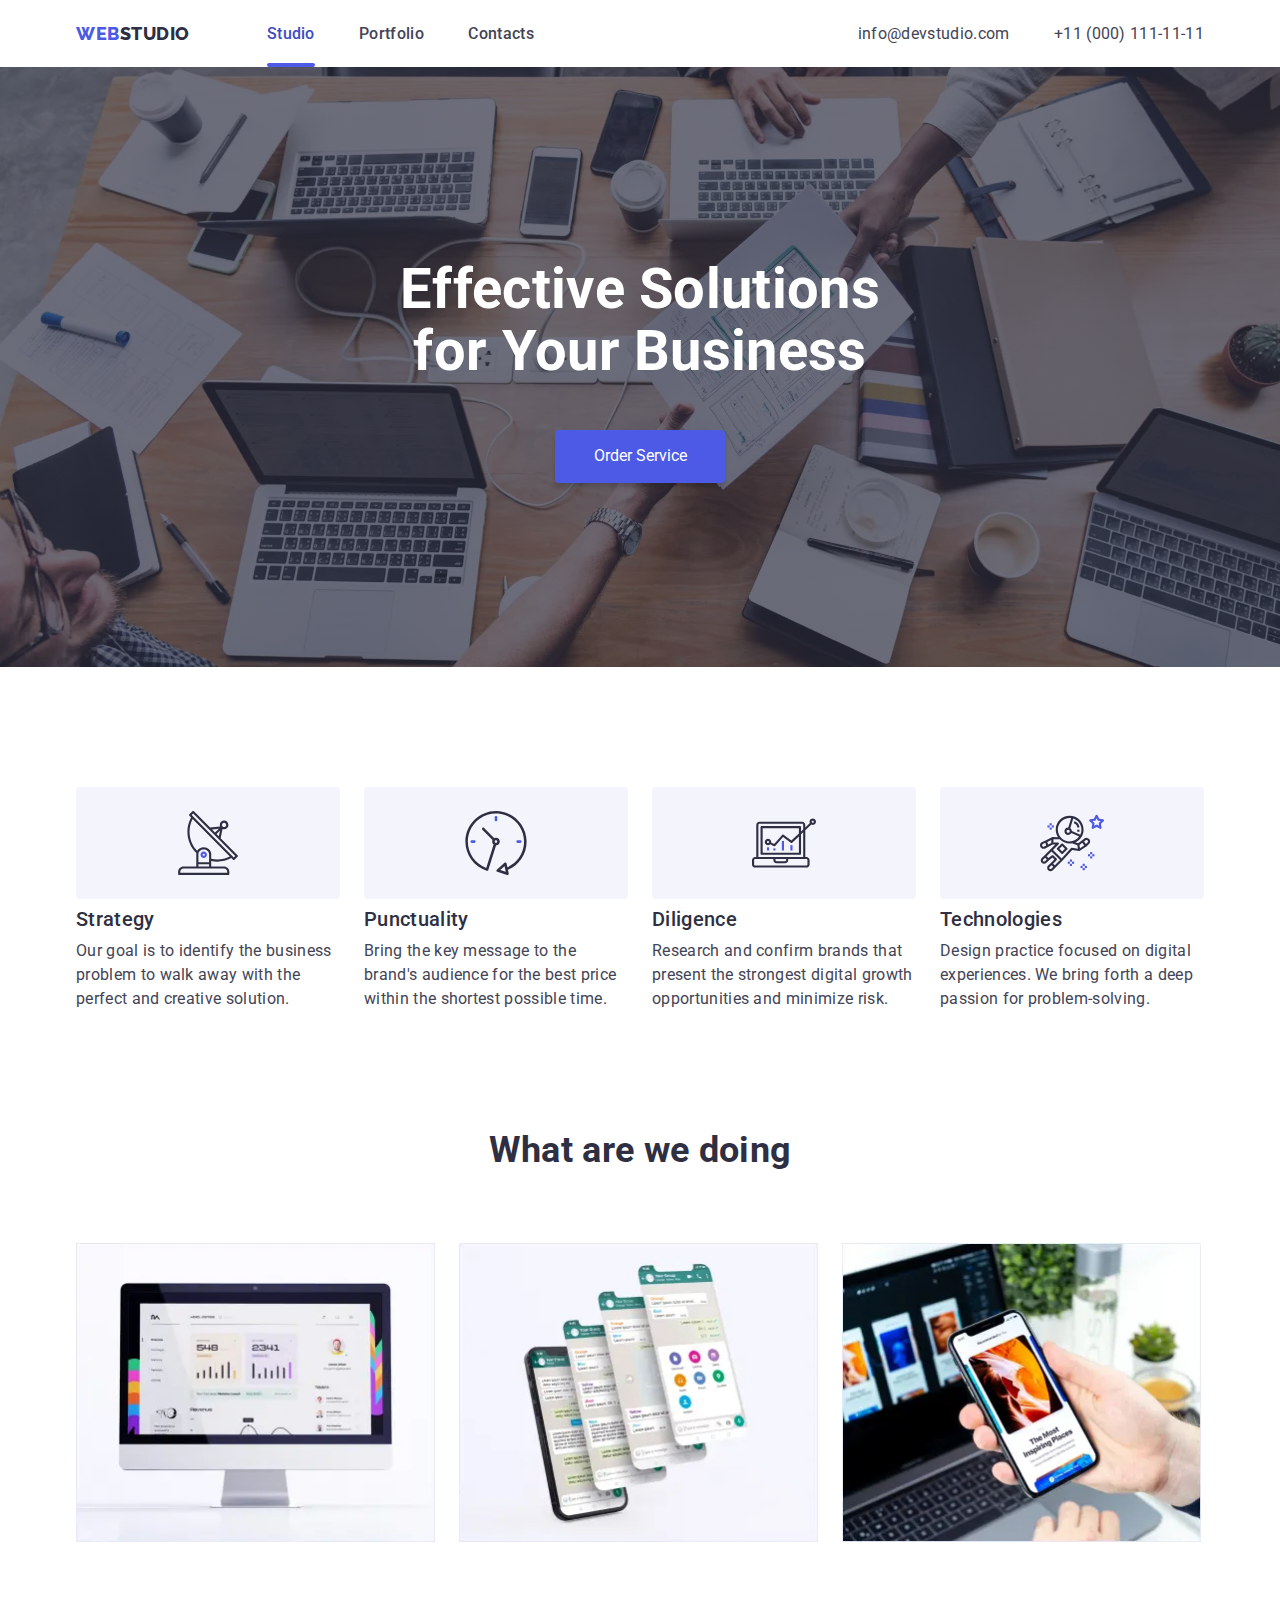
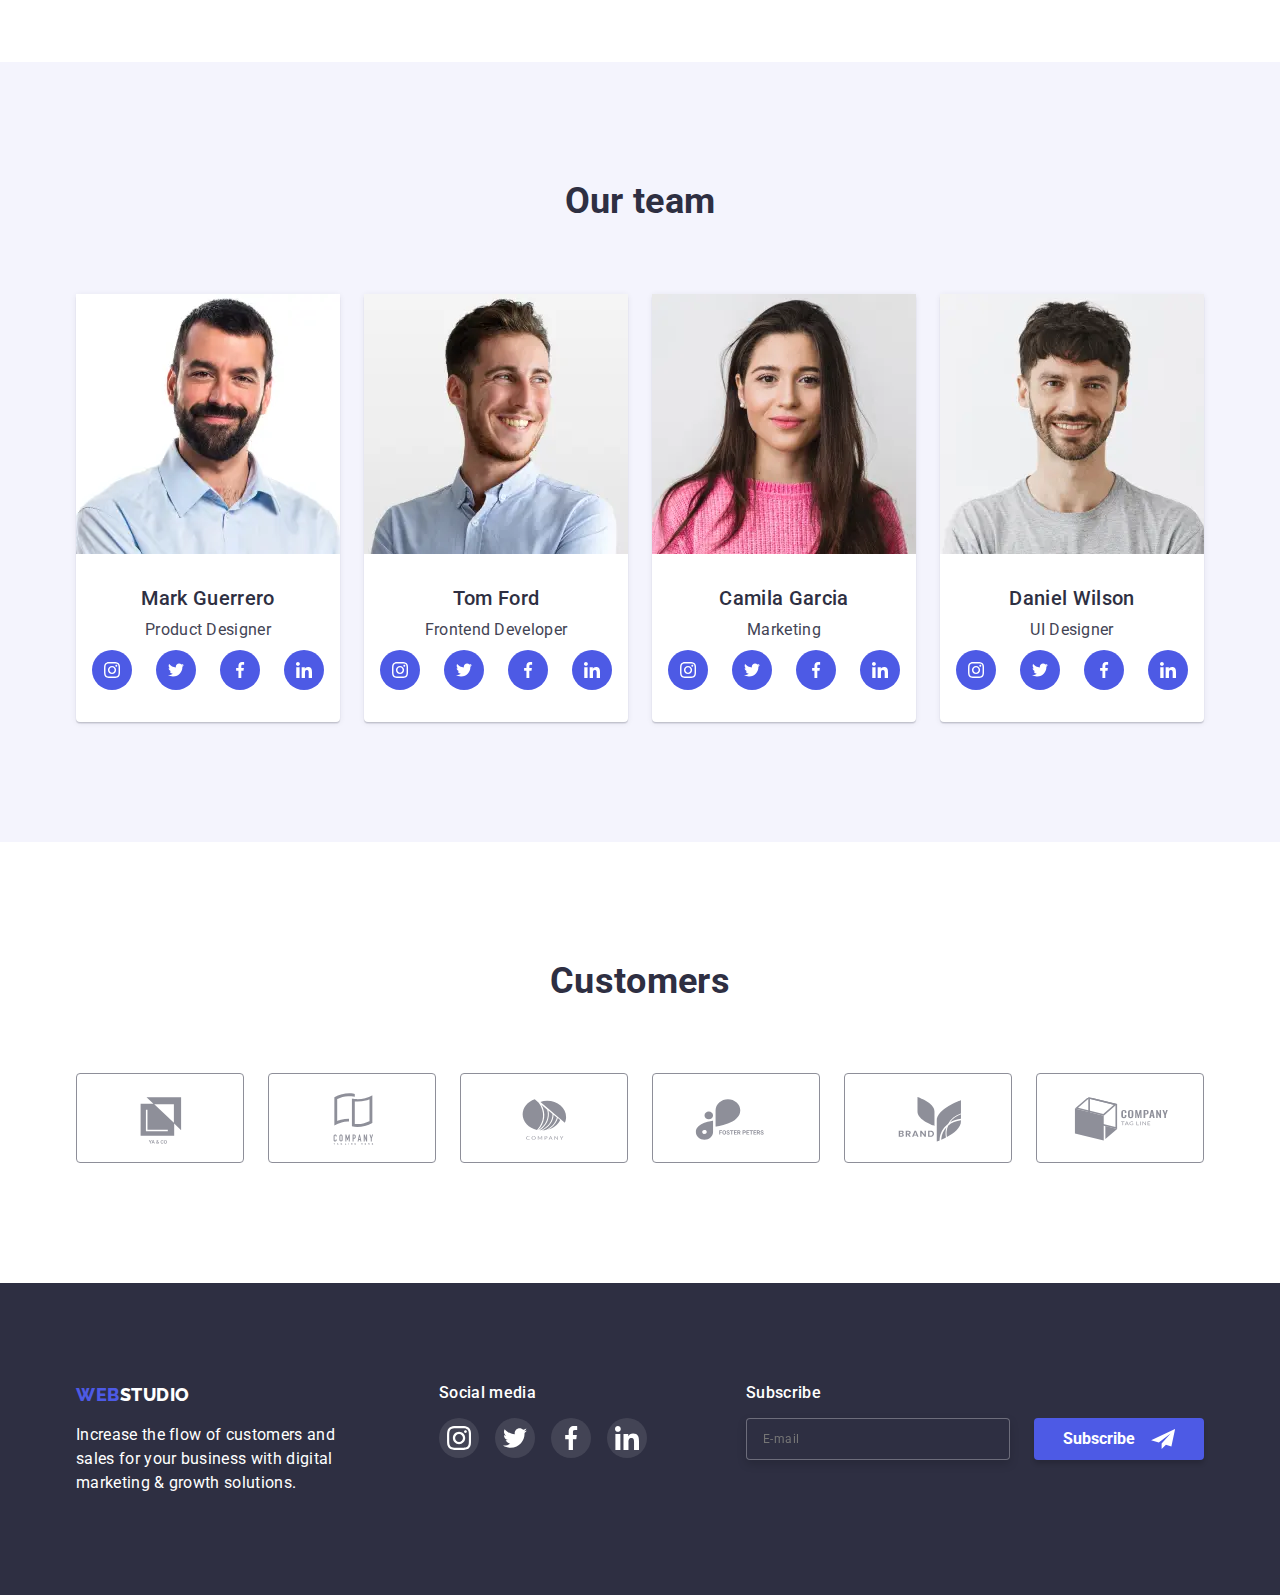
<file: index.html>
<!DOCTYPE html>
<html lang="en">
  <head>
    <meta charset="UTF-8" />
    <meta http-equiv="X-UA-Compatible" content="IE=edge" />
    <meta name="viewport" content="width=device-width, initial-scale=1.0" />
    <title>Студія</title>
    <link rel="preconnect" href="https://fonts.googleapis.com" />
    <link rel="preconnect" href="https://fonts.gstatic.com" crossorigin />
    <link
      href="https://fonts.googleapis.com/css2?family=Raleway:wght@800&family=Roboto:wght@400;500;700;900&display=swap"
      rel="stylesheet"
    />
    <link
      rel="stylesheet"
      href="https://cdnjs.cloudflare.com/ajax/libs/modern-normalize/1.1.0/modern-normalize.min.css"
    />
    <link rel="stylesheet" href="./css/mobile.css" />
  </head>
  <body>
    <!-- header section -->
    <header class="line">
      <div class="container">
        <div class="navigation">
          <div class="nav-mobile">
            <a href="./index.html" class="logo nav-logo"
              ><span class="web">web</span>studio</a
            >
            <button
              type="button"
              class="nav-btn"
              aria-controls="menu-container"
              aria-expanded="false"
              js-menu-container
              js-open-menu
            >
              <svg class="nav-icon" width="30" height="30">
                <use href="./images/svg/sprite.svg#icon-menu"></use>
              </svg>
            </button>
          </div>
          <!-- Mobile menu -->
          <div class="mobile-menu" id="menu-container" js-container-dropdown>
            <button
              type="button"
              class="button-close"
              aria-lebel="Mobile menu switch"
              js-close-menu
            >
              <svg width="20px" height="20px">
                <use href="./images/svg/sprite.svg#close-icon"></use>
              </svg>
            </button>
            <div class="nav-mob-menu">
              <nav class="nav-item">
                <ul class="list nav-list">
                  <li class="nav-link">
                    <a class="link nav-pointer link-fixed" href="./index.html"
                      >Studio</a
                    >
                  </li>
                  <li class="nav-link">
                    <a class="link nav-pointer" href="./portfolio.html"
                      >Portfolio</a
                    >
                  </li>
                  <li class="nav-link">
                    <a class="link nav-pointer" href="">Contacts</a>
                  </li>
                </ul>
              </nav>
              <ul class="list list-contacts">
                <li class="nav-contacts nav-tel">
                  <a class="link nav-link" href="tel:+110001111111"
                    >+11 (000) 111-11-11</a
                  >
                </li>
                <li class="nav-contacts nav-mail">
                  <a class="link nav-link" href="mailto:info@devstudio.com"
                    >info@devstudio.com</a
                  >
                </li>
                <ul class="list team-icon-list nav-icon">
                  <li>
                    <a
                      href="https://www.instagram.com/"
                      class="team-link nav-icon-list"
                      aria-label="Instagram"
                      target="_blank"
                      rel="noreferrer noopener"
                    >
                      <svg class="team-icon-svg" width="24px" height="24px">
                        <use
                          href="./images/svg/sprite.svg#icon-instagram"
                        ></use>
                      </svg>
                    </a>
                  </li>
                  <li>
                    <a
                      href="https://twitter.com/"
                      class="team-link nav-icon-list"
                      aria-label="Twitter"
                      target="_blank"
                      rel="noreferrer noopener"
                    >
                      <svg class="team-icon-svg" width="24px" height="24px">
                        <use href="./images/svg/sprite.svg#icon-twitter"></use>
                      </svg>
                    </a>
                  </li>
                  <li>
                    <a
                      href="https://www.facebook.com/"
                      class="team-link nav-icon-list"
                      aria-label="Facebook"
                      target="_blank"
                      rel="noreferrer noopener"
                    >
                      <svg class="team-icon-svg" width="24px" height="24px">
                        <use href="./images/svg/sprite.svg#icon-facebook"></use>
                      </svg>
                    </a>
                  </li>
                  <li>
                    <a
                      href="https://www.linkedin.com/"
                      class="team-link nav-icon-list"
                      aria-label="Linkedin"
                      target="_blank"
                      rel="noreferrer noopener"
                    >
                      <svg class="team-icon-svg" width="24px" height="24px">
                        <use href="./images/svg/sprite.svg#icon-linkedin"></use>
                      </svg>
                    </a>
                  </li>
                </ul>
              </ul>
            </div>
          </div>
          <!-- tablet/desktop menu -->
          <div class="nav-header tab-menu">
            <nav class="nav-item">
              <ul class="list nav-list">
                <li class="nav-link">
                  <a class="link link-fixed" href="./index.html">Studio</a>
                </li>
                <li class="nav-link">
                  <a class="link" href="./portfolio.html">Portfolio</a>
                </li>
                <li class="nav-link">
                  <a class="link" href="">Contacts</a>
                </li>
              </ul>
            </nav>
          </div>
          <div class="list-contacts tab-menu">
            <ul class="list">
              <li class="nav-contacts">
                <a class="link nav-mail" href="mailto:info@devstudio.com"
                  >info@devstudio.com</a
                >
              </li>
              <li class="nav-contacts">
                <a class="link nav-tel" href="tel:+110001111111"
                  >+11 (000) 111-11-11</a
                >
              </li>
            </ul>
          </div>
        </div>
      </div>
    </header>
    <!-- Hero -->
    <main>
      <section class="hero">
        <h1 class="hero-title">
          Effective Solutions <br />
          for Your Business
        </h1>
        <button type="button" class="button" data-modal-open>
          Order Service
        </button>
      </section>
      <!-- strengths of company section -->
      <section class="section">
        <div class="container">
          <h2 class="main-title secret-name">Strengths of company</h2>
          <ul class="list main-list">
            <li class="list-strengths">
              <div class="strengths-icon-list">
                <svg width="64px" height="64px">
                  <use href="./images/svg/sprite.svg#icon-antenna"></use>
                </svg>
              </div>
              <h3 class="strengths-title">Strategy</h3>
              <p class="text">
                Our goal is to identify the business problem to walk away with
                the perfect and creative solution.
              </p>
            </li>
            <li class="list-strengths">
              <div class="strengths-icon-list">
                <svg width="64px" height="64px">
                  <use href="./images/svg/sprite.svg#icon-clock"></use>
                </svg>
              </div>
              <h3 class="strengths-title">Punctuality</h3>
              <p class="text">
                Bring the key message to the brand's audience for the best price
                within the shortest possible time.
              </p>
            </li>
            <li class="list-strengths">
              <div class="strengths-icon-list">
                <svg width="64px" height="64px">
                  <use href="./images/svg/sprite.svg#icon-diagram"></use>
                </svg>
              </div>
              <h3 class="strengths-title">Diligence</h3>
              <p class="text">
                Research and confirm brands that present the strongest digital
                growth opportunities and minimize risk.
              </p>
            </li>
            <li class="list-strengths">
              <div class="strengths-icon-list">
                <svg width="64px" height="64px">
                  <use href="./images/svg/sprite.svg#icon-astronaut"></use>
                </svg>
              </div>
              <h3 class="strengths-title">Technologies</h3>
              <p class="text">
                Design practice focused on digital experiences. We bring forth a
                deep passion for problem-solving.
              </p>
            </li>
          </ul>
        </div>
      </section>
      <!-- what are we doing section-->
      <section class="works">
        <div class="container">
          <h2 class="main-title">What are we doing</h2>
          <ul class="list works-list">
            <li class="works-img">
              <img
                srcset="
                  ./images/works/computer/computer-1x.webp 1x,
                  ./images/works/computer/computer-2x.webp 2x,
                  ./images/works/computer/computer-3x.webp 3x
                "
                src="./images/works/computer/computer-1x.webp"
                alt="Photo of computer"
                width="360"
                height="300"
              />
            </li>
            <li class="works-img">
              <img
                srcset="
                  ./images/works/phone-screen/phone-screen-1x.webp 1x,
                  ./images/works/phone-screen/phone-screen-2x.webp 2x,
                  ./images/works/phone-screen/phone-screen-3x.webp 3x
                "
                src="./images/works/phone-screen/phone-screen-1x.webp"
                alt="Several phone screens"
                width="360"
                height="300"
              />
            </li>
            <li class="works-img">
              <img
                srcset="
                  ./images/works/hand-holding-phone/hand-holding-phone-1x.webp 1x,
                  ./images/works/hand-holding-phone/hand-holding-phone-2x.webp 2x,
                  ./images/works/hand-holding-phone/hand-holding-phone-3x.webp 3x
                "
                src="./images/works/hand-holding-phone/hand-holding-phone-1x.webp"
                alt="Hand holding the phone"
                width="360"
                height="300"
              />
            </li>
          </ul>
        </div>
      </section>
      <!-- Our team section -->
      <section class="section light-bg">
        <div class="container tablet-container">
          <h2 class="main-title">Our team</h2>
          <ul class="list team-list">
            <li class="team-item">
              <img
                srcset="
                  ./images/team/mark-guerrero/mark-guerrero-1x.webp 1x,
                  ./images/team/mark-guerrero/mark-guerrero-2x.webp 2x,
                  ./images/team/mark-guerrero/mark-guerrero-3x.webp 3x
                "
                src="./images/team/mark-guerrero/mark-guerrero-1x.webp"
                alt="Photo of Mark Guerrero"
                width="264"
                height="260"
              />
              <div class="team-box">
                <h3 class="team-title">Mark Guerrero</h3>
                <p class="team-text">Product Designer</p>
                <ul class="list team-icon-list">
                  <li>
                    <a
                      href="https://www.instagram.com/"
                      class="team-link"
                      aria-label="Instagram"
                      target="_blank"
                      rel="noreferrer noopener"
                    >
                      <svg class="team-icon-svg" width="16px" height="16px">
                        <use
                          href="./images/svg/sprite.svg#icon-instagram"
                        ></use>
                      </svg>
                    </a>
                  </li>
                  <li>
                    <a
                      href="https://twitter.com/"
                      class="team-link"
                      aria-label="Twitter"
                      target="_blank"
                      rel="noreferrer noopener"
                    >
                      <svg class="team-icon-svg" width="16px" height="16px">
                        <use href="./images/svg/sprite.svg#icon-twitter"></use>
                      </svg>
                    </a>
                  </li>
                  <li>
                    <a
                      href="https://www.facebook.com/"
                      class="team-link"
                      aria-label="Facebook"
                      target="_blank"
                      rel="noreferrer noopener"
                    >
                      <svg class="team-icon-svg" width="16px" height="16px">
                        <use href="./images/svg/sprite.svg#icon-facebook"></use>
                      </svg>
                    </a>
                  </li>
                  <li>
                    <a
                      href="https://www.linkedin.com/"
                      class="team-link"
                      aria-label="Linkedin"
                      target="_blank"
                      rel="noreferrer noopener"
                    >
                      <svg class="team-icon-svg" width="16px" height="16px">
                        <use href="./images/svg/sprite.svg#icon-linkedin"></use>
                      </svg>
                    </a>
                  </li>
                </ul>
              </div>
            </li>
            <li class="team-item">
              <img
                srcset="
                  ./images/team/tom-ford/tom-ford-1x.webp 1x,
                  ./images/team/tom-ford/tom-ford-2x.webp 2x,
                  ./images/team/tom-ford/tom-ford-3x.webp 3x
                "
                src="./images/team/tom-ford/tom-ford-1x.webp"
                alt="Photo of Tom Ford"
                width="264"
                height="260"
              />
              <div class="team-box">
                <h3 class="team-title">Tom Ford</h3>
                <p class="team-text">Frontend Developer</p>
                <ul class="list team-icon-list">
                  <li>
                    <a
                      href="https://www.instagram.com/"
                      class="team-link"
                      aria-label="Instagram"
                      target="_blank"
                      rel="noreferrer noopener"
                    >
                      <svg class="team-icon-svg" width="16px" height="16px">
                        <use
                          href="./images/svg/sprite.svg#icon-instagram"
                        ></use>
                      </svg>
                    </a>
                  </li>
                  <li>
                    <a
                      href="https://twitter.com/"
                      class="team-link"
                      aria-label="Twitter"
                      target="_blank"
                      rel="noreferrer noopener"
                    >
                      <svg class="team-icon-svg" width="16px" height="16px">
                        <use href="./images/svg/sprite.svg#icon-twitter"></use>
                      </svg>
                    </a>
                  </li>
                  <li>
                    <a
                      href="https://www.facebook.com/"
                      class="team-link"
                      aria-label="Facebook"
                      target="_blank"
                      rel="noreferrer noopener"
                    >
                      <svg class="team-icon-svg" width="16px" height="16px">
                        <use href="./images/svg/sprite.svg#icon-facebook"></use>
                      </svg>
                    </a>
                  </li>
                  <li>
                    <a
                      href="https://www.linkedin.com/"
                      class="team-link"
                      aria-label="Linkedin"
                      target="_blank"
                      rel="noreferrer noopener"
                    >
                      <svg class="team-icon-svg" width="16px" height="16px">
                        <use href="./images/svg/sprite.svg#icon-linkedin"></use>
                      </svg>
                    </a>
                  </li>
                </ul>
              </div>
            </li>
            <li class="team-item">
              <img
                srcset="
                  ./images/team/camila-garcia/camila-garcia-1x.webp 1x,
                  ./images/team/camila-garcia/camila-garcia-2x.webp 2x,
                  ./images/team/camila-garcia/camila-garcia-3x.webp 3x
                "
                src="./images/team/camila-garcia/camila-garcia-1x.webp"
                alt="Photo of Camila Garcia"
                width="264"
                height="260"
              />
              <div class="team-box">
                <h3 class="team-title">Camila Garcia</h3>
                <p class="team-text">Marketing</p>
                <ul class="list team-icon-list">
                  <li>
                    <a
                      href="https://www.instagram.com/"
                      class="team-link"
                      aria-label="Instagram"
                      target="_blank"
                      rel="noreferrer noopener"
                    >
                      <svg class="team-icon-svg" width="16px" height="16px">
                        <use
                          href="./images/svg/sprite.svg#icon-instagram"
                        ></use>
                      </svg>
                    </a>
                  </li>
                  <li>
                    <a
                      href="https://twitter.com/"
                      class="team-link"
                      aria-label="Twitter"
                      target="_blank"
                      rel="noreferrer noopener"
                    >
                      <svg class="team-icon-svg" width="16px" height="16px">
                        <use href="./images/svg/sprite.svg#icon-twitter"></use>
                      </svg>
                    </a>
                  </li>
                  <li>
                    <a
                      href="https://www.facebook.com/"
                      class="team-link"
                      aria-label="Facebook"
                      target="_blank"
                      rel="noreferrer noopener"
                    >
                      <svg class="team-icon-svg" width="16px" height="16px">
                        <use href="./images/svg/sprite.svg#icon-facebook"></use>
                      </svg>
                    </a>
                  </li>
                  <li>
                    <a
                      href="https://www.linkedin.com/"
                      class="team-link"
                      aria-label="Linkedin"
                      target="_blank"
                      rel="noreferrer noopener"
                    >
                      <svg class="team-icon-svg" width="16px" height="16px">
                        <use href="./images/svg/sprite.svg#icon-linkedin"></use>
                      </svg>
                    </a>
                  </li>
                </ul>
              </div>
            </li>
            <li class="team-item">
              <img
                srcset="
                  ./images/team/daniel-wilson/daniel-wilson-1x.webp 1x,
                  ./images/team/daniel-wilson/daniel-wilson-2x.webp 2x,
                  ./images/team/daniel-wilson/daniel-wilson-3x.webp 3x
                "
                src="./images/team/daniel-wilson/daniel-wilson-1x.webp"
                alt="Photo of Daniel Wilson"
                width="264"
                height="260"
              />
              <div class="team-box">
                <h3 class="team-title">Daniel Wilson</h3>
                <p class="team-text">UI Designer</p>
                <ul class="list team-icon-list">
                  <li>
                    <a
                      href="https://www.instagram.com/"
                      class="team-link"
                      aria-label="Instagram"
                      target="_blank"
                      rel="noreferrer noopener"
                    >
                      <svg class="team-icon-svg" width="16px" height="16px">
                        <use
                          href="./images/svg/sprite.svg#icon-instagram"
                        ></use>
                      </svg>
                    </a>
                  </li>
                  <li>
                    <a
                      href="https://twitter.com/"
                      class="team-link"
                      aria-label="Twitter"
                      target="_blank"
                      rel="noreferrer noopener"
                    >
                      <svg class="team-icon-svg" width="16px" height="16px">
                        <use href="./images/svg/sprite.svg#icon-twitter"></use>
                      </svg>
                    </a>
                  </li>
                  <li>
                    <a
                      href="https://www.facebook.com/"
                      class="team-link"
                      aria-label="Facebook"
                      target="_blank"
                      rel="noreferrer noopener"
                    >
                      <svg class="team-icon-svg" width="16px" height="16px">
                        <use href="./images/svg/sprite.svg#icon-facebook"></use>
                      </svg>
                    </a>
                  </li>
                  <li>
                    <a
                      href="https://www.linkedin.com/"
                      class="team-link"
                      aria-label="Linkedin"
                      target="_blank"
                      rel="noreferrer noopener"
                    >
                      <svg class="team-icon-svg" width="16px" height="16px">
                        <use href="./images/svg/sprite.svg#icon-linkedin"></use>
                      </svg>
                    </a>
                  </li>
                </ul>
              </div>
            </li>
          </ul>
        </div>
      </section>
      <section class="section">
        <div class="container tablet-container">
          <h2 class="main-title">Customers</h2>
          <!-- Customers link Mobile -->
          <ul class="list customers-list customers-list-mob">
            <li class="customers-item">
              <a href="" class="customers-link">
                <svg
                  width="150px"
                  height="70px"
                  aria-label="Ya&Co"
                  target="_blank"
                  rel="noreferrer noopener"
                >
                  <use href="./images/svg/sprite.svg#icon-Logo"></use>
                </svg>
              </a>
            </li>
            <li class="customers-item">
              <a
                href=""
                class="customers-link"
                aria-label="Company tagline here"
                target="_blank"
                rel="noreferrer noopener"
              >
                <svg width="150px" height="70px">
                  <use href="./images/svg/sprite.svg#icon-Logo-1"></use>
                </svg>
              </a>
            </li>
            <li class="customers-item">
              <a
                href=""
                class="customers-link"
                aria-label="Company"
                target="_blank"
                rel="noreferrer noopener"
              >
                <svg width="150px" height="70px">
                  <use href="./images/svg/sprite.svg#icon-Logo-2"></use>
                </svg>
              </a>
            </li>
            <li class="customers-item">
              <a
                href=""
                class="customers-link"
                aria-label="Foster Peters"
                target="_blank"
                rel="noreferrer noopener"
              >
                <svg width="150px" height="70px">
                  <use href="./images/svg/sprite.svg#icon-Logo-3"></use>
                </svg>
              </a>
            </li>
            <li class="customers-item">
              <a
                href=""
                class="customers-link"
                aria-label="Brand"
                target="_blank"
                rel="noreferrer noopener"
              >
                <svg width="150px" height="70px">
                  <use href="./images/svg/sprite.svg#icon-Logo-4"></use>
                </svg>
              </a>
            </li>
            <li class="customers-item">
              <a href="" class="customers-link">
                <svg
                  width="150px"
                  height="70px"
                  aria-label="Company tag line"
                  target="_blank"
                  rel="noreferrer noopener"
                >
                  <use href="./images/svg/sprite.svg#icon-Logo-5"></use>
                </svg>
              </a>
            </li>
          </ul>
          <!-- Customers link Tablet/Desktop -->
          <ul class="list customers-list customers-list-desktop">
            <li class="customers-item">
              <a href="" class="customers-link">
                <svg
                  width="104px"
                  height="56px"
                  aria-label="Ya&Co"
                  target="_blank"
                  rel="noreferrer noopener"
                >
                  <use href="./images/svg/sprite.svg#icon-Logo"></use>
                </svg>
              </a>
            </li>
            <li class="customers-item">
              <a
                href=""
                class="customers-link"
                aria-label="Company tagline here"
                target="_blank"
                rel="noreferrer noopener"
              >
                <svg width="104px" height="56px">
                  <use href="./images/svg/sprite.svg#icon-Logo-1"></use>
                </svg>
              </a>
            </li>
            <li class="customers-item">
              <a
                href=""
                class="customers-link"
                aria-label="Company"
                target="_blank"
                rel="noreferrer noopener"
              >
                <svg width="104px" height="56px">
                  <use href="./images/svg/sprite.svg#icon-Logo-2"></use>
                </svg>
              </a>
            </li>
            <li class="customers-item">
              <a
                href=""
                class="customers-link"
                aria-label="Foster Peters"
                target="_blank"
                rel="noreferrer noopener"
              >
                <svg width="104px" height="56px">
                  <use href="./images/svg/sprite.svg#icon-Logo-3"></use>
                </svg>
              </a>
            </li>
            <li class="customers-item">
              <a
                href=""
                class="customers-link"
                aria-label="Brand"
                target="_blank"
                rel="noreferrer noopener"
              >
                <svg width="104px" height="56px">
                  <use href="./images/svg/sprite.svg#icon-Logo-4"></use>
                </svg>
              </a>
            </li>
            <li class="customers-item">
              <a href="" class="customers-link">
                <svg
                  width="104px"
                  height="56px"
                  aria-label="Company tag line"
                  target="_blank"
                  rel="noreferrer noopener"
                >
                  <use href="./images/svg/sprite.svg#icon-Logo-5"></use>
                </svg>
              </a>
            </li>
          </ul>
        </div>
      </section>
    </main>
    <footer class="dark-bg">
      <div class="container footer-container tablet-container">
        <div class="footer-info">
          <a href="./index.html" class="logo footer-logo"
            ><span class="web">web</span><span class="studio">studio</span></a
          >
          <p class="footer-text">
            Increase the flow of customers and sales for your business with
            digital marketing & growth solutions.
          </p>
        </div>
        <div class="footer-networks">
          <h2 class="footer-title">Social media</h2>
          <ul class="list footer-list">
            <li>
              <a
                class="footer-icon"
                href="https://www.instagram.com/"
                aria-label="Instagram"
                target="_blank"
                rel="noreferrer noopener"
              >
                <svg width="24px" height="24px">
                  <use href="./images/svg/sprite.svg#icon-instagram"></use>
                </svg>
              </a>
            </li>
            <li>
              <a
                class="footer-icon"
                href="https://twitter.com/"
                aria-label="Twitter"
                target="_blank"
                rel="noreferrer noopener"
              >
                <svg width="24px" height="24px">
                  <use href="./images/svg/sprite.svg#icon-twitter"></use>
                </svg>
              </a>
            </li>
            <li>
              <a
                class="footer-icon"
                href="https://www.facebook.com/"
                aria-label="Facebook"
                target="_blank"
                rel="noreferrer noopener"
              >
                <svg width="24px" height="24px">
                  <use href="./images/svg/sprite.svg#icon-facebook"></use>
                </svg>
              </a>
            </li>
            <li>
              <a
                class="footer-icon"
                href="https://www.linkedin.com/"
                aria-label="Linkedin"
                target="_blank"
                rel="noreferrer noopener"
              >
                <svg width="24px" height="24px">
                  <use href="./images/svg/sprite.svg#icon-linkedin"></use>
                </svg>
              </a>
            </li>
          </ul>
        </div>
        <div class="footer-mail">
          <form class="footer-form">
            <div class="footer-subscribe">
              <label for="subscribe" class="footer-title"> Subscribe </label>
              <input
                type="email"
                name="subscribe"
                id="subscribe"
                placeholder="E-mail"
                class="footer-input"
                required
              />
            </div>
            <button class="button footer-btn" type="submit">
              Subscribe
              <svg class="footer-btn-icon" width="24px" height="20px">
                <use href="./images/svg/sprite.svg#icon-send"></use>
              </svg>
            </button>
          </form>
        </div>
      </div>
    </footer>
    <div class="backdrop is-hidden" data-modal>
      <div class="modal">
        <button type="button" class="modal-button" data-modal-close>
          <svg width="8px" height="8px">
            <use href="./images/svg/sprite.svg#close-icon"></use>
          </svg>
        </button>
        <p class="modal-text">Leave your contacts and we will call you back</p>
        <form class="modal-form">
          <label for="name" class="modal-label">Name</label>
          <div class="modal-field">
            <input
              type="text"
              name="name"
              id="name"
              class="modal-input"
              required
            />
            <svg width="18px" height="18px" class="modal-icon">
              <use href="./images/svg/sprite.svg#icon-person-black"></use>
            </svg>
          </div>
          <label for="name" class="modal-label">Phone</label>
          <div class="modal-field">
            <input
              type="tel"
              name="phone_number"
              id="phone_number"
              class="modal-input"
              required
            />
            <svg width="18px" height="24px" class="modal-icon">
              <use href="./images/svg/sprite.svg#icon-phone-black"></use>
            </svg>
          </div>
          <label for="email" class="modal-label">Email</label>
          <div class="modal-field">
            <input
              type="email"
              name="email"
              id="email"
              class="modal-input"
              required
            />
            <svg width="18px" height="24px" class="modal-icon">
              <use href="./images/svg/sprite.svg#icon-email-black"></use>
            </svg>
          </div>
          <label for="comment" class="modal-label">Comment</label>
          <textarea
            class="modal-comment"
            name="comment"
            id="comment"
            placeholder="Text input"
          ></textarea>
          <label class="checkbox">
            <input
              type="checkbox"
              name="checkbox"
              class="secret-name checkbox-input"
              required
            />
            <span class="checkbox-icon">
              <svg class="policy-icon" width="10px" height="8px">
                <use href="./images/svg/sprite.svg#icon-checkbox"></use>
              </svg>
            </span>
            <p class="checkbox-text">
              I accept the terms and conditions of the
              <a href="./index.html" class="checkbox-privacy">Privacy Policy</a>
            </p>
          </label>
          <button type="submit" class="button modal-btn">Send</button>
        </form>
      </div>
    </div>
    <script src="./js/modal.js" defer></script>
    <script src="./js/mobile-menu.js" defer></script>
  </body>
</html>
</file>
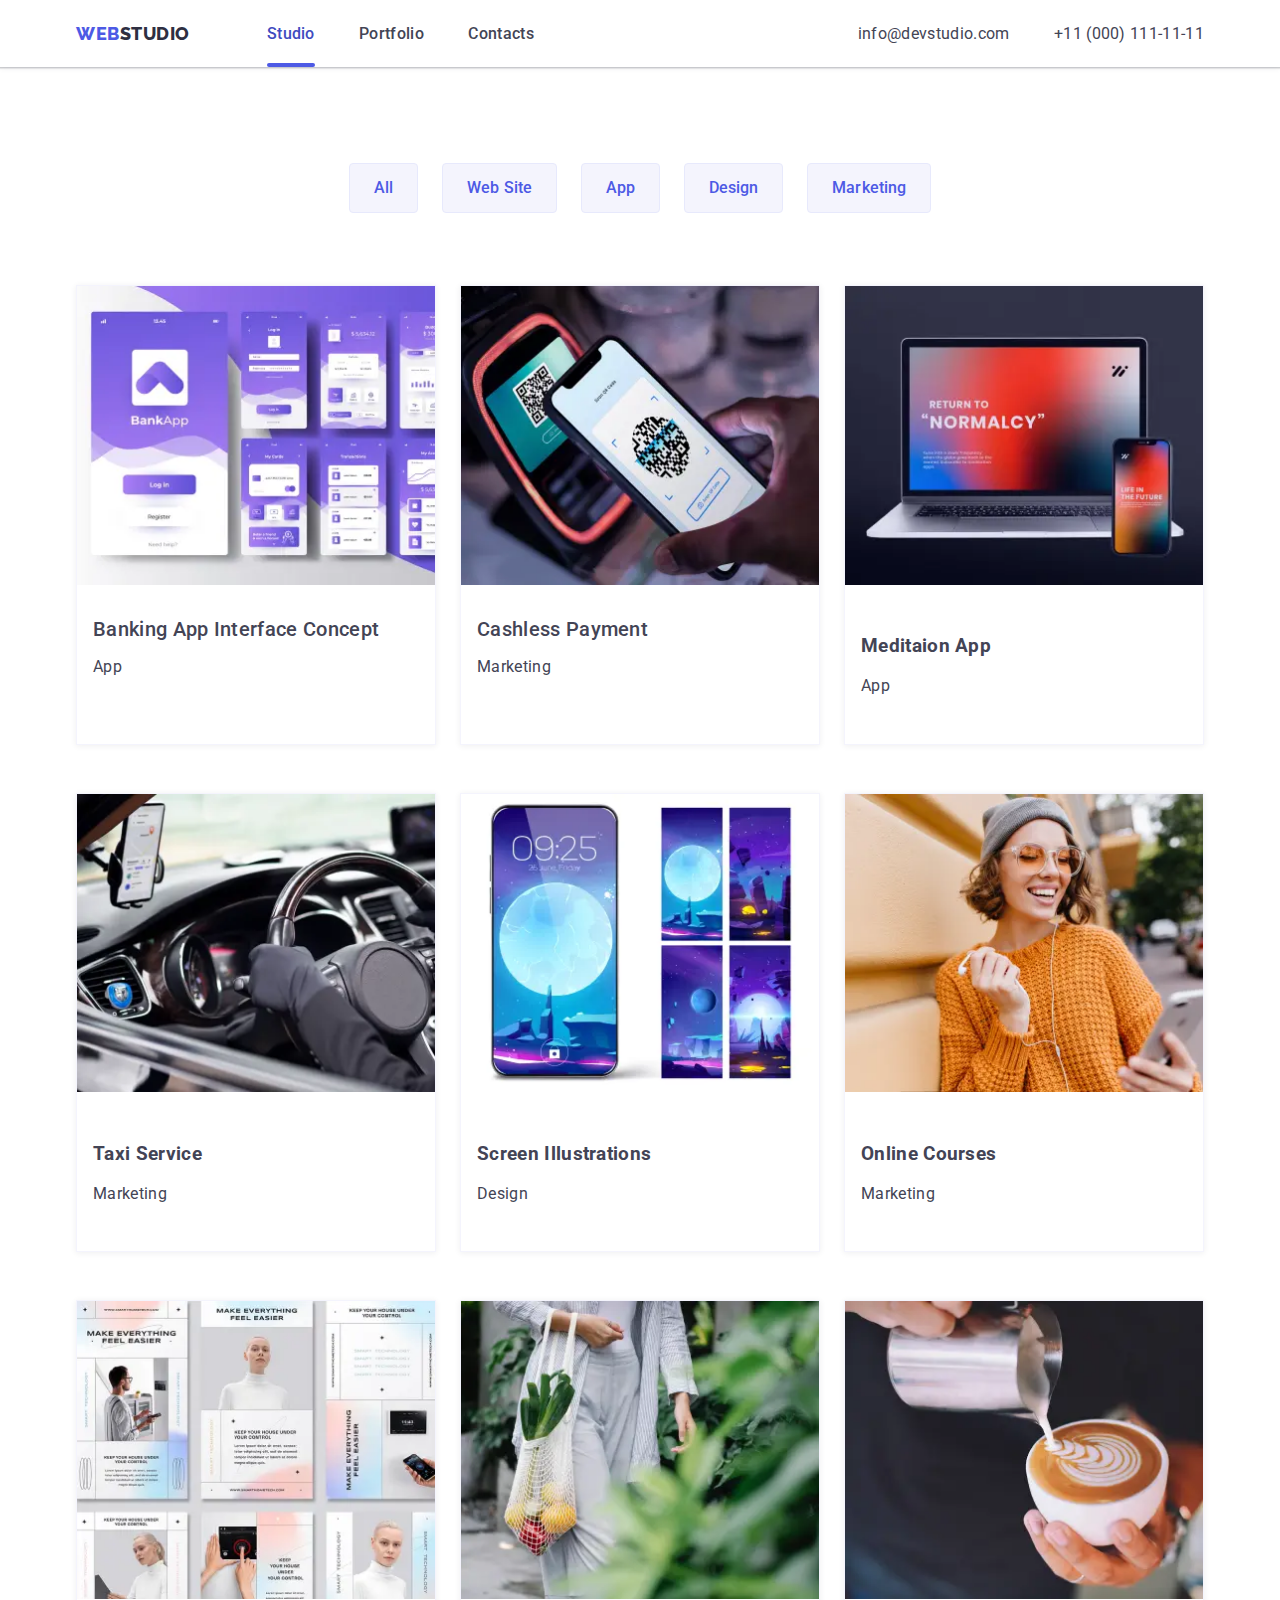
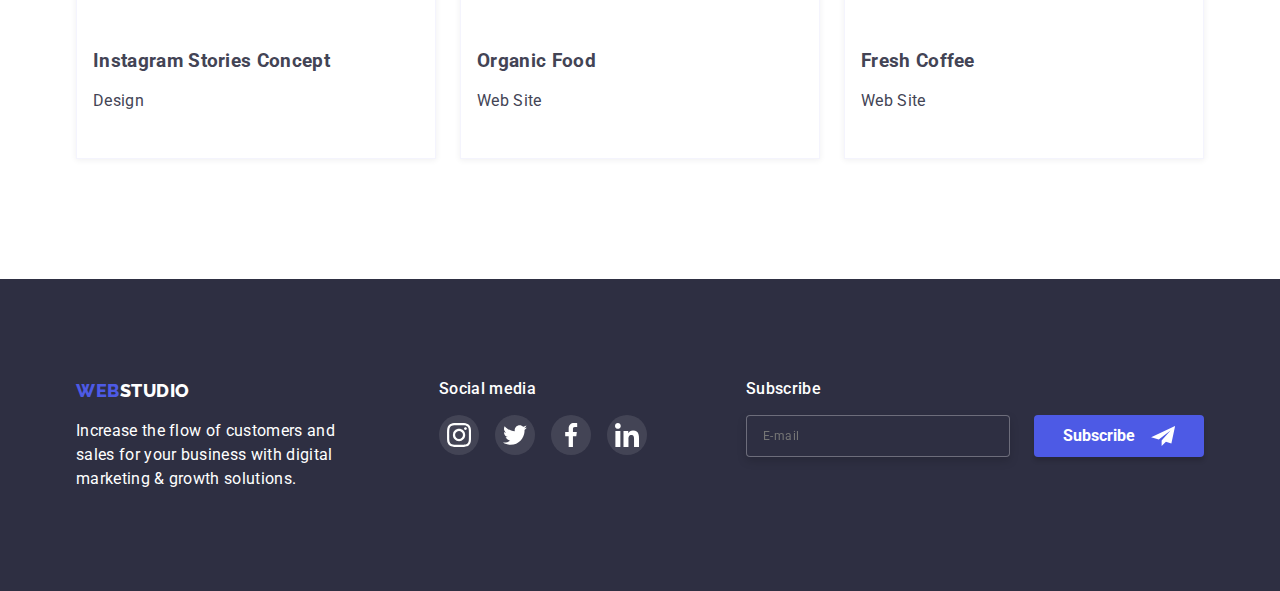
<file: portfolio.html>
<!DOCTYPE html>
<html lang="en">
  <head>
    <meta charset="UTF-8" />
    <meta http-equiv="X-UA-Compatible" content="IE=edge" />
    <meta name="viewport" content="width=device-width, initial-scale=1.0" />
    <title>Портфоліо</title>
    <link rel="preconnect" href="https://fonts.googleapis.com" />
    <link rel="preconnect" href="https://fonts.gstatic.com" crossorigin />
    <link
      href="https://fonts.googleapis.com/css2?family=Raleway:wght@800&family=Roboto:wght@400;500;700;900&display=swap"
      rel="stylesheet"
    />
    <link
      rel="stylesheet"
      href="https://cdnjs.cloudflare.com/ajax/libs/modern-normalize/1.1.0/modern-normalize.min.css"
    />
    <link rel="stylesheet" href="./css/mobile.css" />
  </head>
  <body>
    <!-- header section -->
    <header class="line">
      <div class="container">
        <div class="navigation">
          <div class="nav-mobile">
            <a href="./index.html" class="logo nav-logo"
              ><span class="web">web</span>studio</a
            >
            <button
              type="button"
              class="nav-btn"
              aria-controls="menu-container"
              aria-expanded="false"
              js-menu-container
              js-open-menu
            >
              <svg class="nav-icon" width="30" height="30">
                <use href="./images/svg/sprite.svg#icon-menu"></use>
              </svg>
            </button>
          </div>
          <!-- Mobile menu -->
          <div class="mobile-menu" id="menu-container" js-container-dropdown>
            <button
              type="button"
              class="button-close"
              aria-lebel="Mobile menu switch"
              js-close-menu
            >
              <svg width="20px" height="20px">
                <use href="./images/svg/sprite.svg#close-icon"></use>
              </svg>
            </button>
            <div class="nav-mob-menu">
              <nav class="nav-item">
                <ul class="list nav-list">
                  <li class="nav-link">
                    <a class="link nav-pointer link-fixed" href="./index.html"
                      >Studio</a
                    >
                  </li>
                  <li class="nav-link">
                    <a class="link nav-pointer" href="./portfolio.html"
                      >Portfolio</a
                    >
                  </li>
                  <li class="nav-link">
                    <a class="link nav-pointer" href="">Contacts</a>
                  </li>
                </ul>
              </nav>
              <ul class="list list-contacts">
                <li class="nav-contacts nav-tel">
                  <a class="link nav-link" href="tel:+110001111111"
                    >+11 (000) 111-11-11</a
                  >
                </li>
                <li class="nav-contacts nav-mail">
                  <a class="link nav-link" href="mailto:info@devstudio.com"
                    >info@devstudio.com</a
                  >
                </li>
                <ul class="list team-icon-list nav-icon">
                  <li>
                    <a
                      href="https://www.instagram.com/"
                      class="team-link nav-icon-list"
                      aria-label="Instagram"
                      target="_blank"
                      rel="noreferrer noopener"
                    >
                      <svg class="team-icon-svg" width="24px" height="24px">
                        <use
                          href="./images/svg/sprite.svg#icon-instagram"
                        ></use>
                      </svg>
                    </a>
                  </li>
                  <li>
                    <a
                      href="https://twitter.com/"
                      class="team-link nav-icon-list"
                      aria-label="Twitter"
                      target="_blank"
                      rel="noreferrer noopener"
                    >
                      <svg class="team-icon-svg" width="24px" height="24px">
                        <use href="./images/svg/sprite.svg#icon-twitter"></use>
                      </svg>
                    </a>
                  </li>
                  <li>
                    <a
                      href="https://www.facebook.com/"
                      class="team-link nav-icon-list"
                      aria-label="Facebook"
                      target="_blank"
                      rel="noreferrer noopener"
                    >
                      <svg class="team-icon-svg" width="24px" height="24px">
                        <use href="./images/svg/sprite.svg#icon-facebook"></use>
                      </svg>
                    </a>
                  </li>
                  <li>
                    <a
                      href="https://www.linkedin.com/"
                      class="team-link nav-icon-list"
                      aria-label="Linkedin"
                      target="_blank"
                      rel="noreferrer noopener"
                    >
                      <svg class="team-icon-svg" width="24px" height="24px">
                        <use href="./images/svg/sprite.svg#icon-linkedin"></use>
                      </svg>
                    </a>
                  </li>
                </ul>
              </ul>
            </div>
          </div>
          <!-- tablet/desktop menu -->
          <div class="nav-header tab-menu">
            <nav class="nav-item">
              <ul class="list nav-list">
                <li class="nav-link">
                  <a class="link link-fixed" href="./index.html">Studio</a>
                </li>
                <li class="nav-link">
                  <a class="link" href="./portfolio.html">Portfolio</a>
                </li>
                <li class="nav-link">
                  <a class="link" href="">Contacts</a>
                </li>
              </ul>
            </nav>
          </div>
          <div class="list-contacts tab-menu">
            <ul class="list">
              <li class="nav-contacts">
                <a class="link nav-mail" href="mailto:info@devstudio.com"
                  >info@devstudio.com</a
                >
              </li>
              <li class="nav-contacts">
                <a class="link nav-tel" href="tel:+110001111111"
                  >+11 (000) 111-11-11</a
                >
              </li>
            </ul>
          </div>
        </div>
      </div>
    </header>
    <!-- main section -->
    <main>
      <!-- filtr section -->
      <section class="filtr">
        <div class="container">
          <h1 class="hero-title secret-name">Buttons with filtr</h1>
          <ul class="list list-btn">
            <li class="filtr-btn">
              <button type="button" class="buttons">All</button>
            </li>
            <li class="filtr-btn">
              <button type="button" class="buttons">Web Site</button>
            </li>
            <li class="filtr-btn">
              <button type="button" class="buttons">App</button>
            </li>
            <li class="filtr-btn">
              <button type="button" class="buttons">Design</button>
            </li>
            <li class="filtr-btn">
              <button type="button" class="buttons">Marketing</button>
            </li>
          </ul>
          <h2 class="main-title secret-name">Our services</h2>
          <ul class="list filtr-card">
            <li class="filtr-list">
              <a href="" class="services">
                <div class="filtr-item">
                  <img
                    srcset="
                      ./portfolio/banking-app-inteface-concept/banking-app-inteface-concept-1x.webp 1x,
                      ./portfolio/banking-app-inteface-concept/banking-app-inteface-concept-2x.webp 2x,
                      ./portfolio/banking-app-inteface-concept/banking-app-inteface-concept-3x.webp 3x
                    "
                    src="./portfolio/banking-app-inteface-concept/banking-app-inteface-concept-1x.webp"
                    alt="Banking App Interface Concept"
                    width="360"
                    height="300"
                  />
                  <div class="filtr-overlay">
                    <p class="overlay-text">
                      14 Stylish and User-Friendly App Design Concepts · Task
                      Manager App · Calorie Tracker App · Exotic Fruit Ecommerce
                      App · Cloud Storage App
                    </p>
                  </div>
                </div>
                <div class="filtr-text">
                  <h3 class="filtr-title">Banking App Interface Concept</h3>
                  <p class="filtr-title-text">App</p>
                </div>
              </a>
            </li>
            <li class="filtr-list">
              <a href="" class="services">
                <div class="filtr-item">
                  <img
                    srcset="
                      ./portfolio/cashless-payment/cashless-payment-1x.webp 1x,
                      ./portfolio/cashless-payment/cashless-payment-2x.webp 2x,
                      ./portfolio/cashless-payment/cashless-payment-3x.webp 3x
                    "
                    src="./portfolio/cashless-payment/cashless-payment-1x.webp"
                    alt="Cashless payment"
                    width="360"
                    height="300"
                  />
                  <div class="filtr-overlay">
                    <p class="overlay-text">
                      14 Stylish and User-Friendly App Design Concepts · Task
                      Manager App · Calorie Tracker App · Exotic Fruit Ecommerce
                      App · Cloud Storage App
                    </p>
                  </div>
                </div>
                <div class="filtr-text">
                  <h3 class="filtr-title">Cashless Payment</h3>
                  <p class="filtr-title-text">Marketing</p>
                </div>
              </a>
            </li>
            <li class="filtr-list">
              <a href="" class="services">
                <div class="filtr-item">
                  <img
                    srcset="
                      ./portfolio/meditaion-app/meditaion-app-1x.webp 1x,
                      ./portfolio/meditaion-app/meditaion-app-2x.webp 2x,
                      ./portfolio/meditaion-app/meditaion-app-3x.webp 3x
                    "
                    src="./portfolio/meditaion-app/meditaion-app-1x.webp"
                    alt="Macbook and iphone"
                    width="360"
                    height="300"
                  />
                  <div class="filtr-overlay">
                    <p class="overlay-text">
                      14 Stylish and User-Friendly App Design Concepts · Task
                      Manager App · Calorie Tracker App · Exotic Fruit Ecommerce
                      App · Cloud Storage App
                    </p>
                  </div>
                </div>
                <div class="filtr-text">
                  <h3 class="title">Meditaion App</h3>
                  <p class="filtr-title-text">App</p>
                </div>
              </a>
            </li>
            <li class="filtr-list">
              <a href="" class="services">
                <div class="filtr-item">
                  <img
                    srcset="
                      ./portfolio/taxi-service/taxi-service-1x.webp 1x,
                      ./portfolio/taxi-service/taxi-service-2x.webp 2x,
                      ./portfolio/taxi-service/taxi-service-3x.webp 3x
                    "
                    src="./portfolio/taxi-service/taxi-service-1x.webp"
                    alt="Taxi service"
                    width="360"
                    height="300"
                  />
                  <div class="filtr-overlay">
                    <p class="overlay-text">
                      14 Stylish and User-Friendly App Design Concepts · Task
                      Manager App · Calorie Tracker App · Exotic Fruit Ecommerce
                      App · Cloud Storage App
                    </p>
                  </div>
                </div>
                <div class="filtr-text">
                  <h3 class="title">Taxi Service</h3>
                  <p class="filtr-title-text">Marketing</p>
                </div>
              </a>
            </li>
            <li class="filtr-list">
              <a href="" class="services">
                <div class="filtr-item">
                  <img
                    srcset="
                      ./portfolio/screen-illustrations/screen-illustrations-1x.webp 1x,
                      ./portfolio/screen-illustrations/screen-illustrations-2x.webp 2x,
                      ./portfolio/screen-illustrations/screen-illustrations-3x.webp 3x
                    "
                    src="./portfolio/screen-illustrations/screen-illustrations-1x.webp"
                    alt="Screen illustrations"
                    width="360"
                    height="300"
                  />
                  <div class="filtr-overlay">
                    <p class="overlay-text">
                      14 Stylish and User-Friendly App Design Concepts · Task
                      Manager App · Calorie Tracker App · Exotic Fruit Ecommerce
                      App · Cloud Storage App
                    </p>
                  </div>
                </div>
                <div class="filtr-text">
                  <h3 class="title">Screen Illustrations</h3>
                  <p class="filtr-title-text">Design</p>
                </div>
              </a>
            </li>
            <li class="filtr-list">
              <a href="" class="services">
                <div class="filtr-item">
                  <img
                    srcset="
                      ./portfolio/online-courses/online-courses-1x.webp 1x,
                      ./portfolio/online-courses/online-courses-2x.webp 2x,
                      ./portfolio/online-courses/online-courses-3x.webp 3x
                    "
                    src="./portfolio/online-courses/online-courses-1x.webp"
                    alt="Smiling girl"
                    width="360"
                    height="300"
                  />
                  <div class="filtr-overlay">
                    <p class="overlay-text">
                      14 Stylish and User-Friendly App Design Concepts · Task
                      Manager App · Calorie Tracker App · Exotic Fruit Ecommerce
                      App · Cloud Storage App
                    </p>
                  </div>
                </div>
                <div class="filtr-text">
                  <h3 class="title">Online Courses</h3>
                  <p class="filtr-title-text">Marketing</p>
                </div>
              </a>
            </li>
            <li class="filtr-list">
              <a href="" class="services">
                <div class="filtr-item">
                  <img
                    srcset="
                      ./portfolio/instagram-stories-concept/instagram-stories-concept-1x.webp 1x,
                      ./portfolio/instagram-stories-concept/instagram-stories-concept-2x.webp 2x,
                      ./portfolio/instagram-stories-concept/instagram-stories-concept-3x.webp 3x
                    "
                    src="./portfolio/instagram-stories-concept/instagram-stories-concept-1x.webp"
                    alt="Instagram page is open on the phone"
                    width="360"
                    height="300"
                  />
                  <div class="filtr-overlay">
                    <p class="overlay-text">
                      14 Stylish and User-Friendly App Design Concepts · Task
                      Manager App · Calorie Tracker App · Exotic Fruit Ecommerce
                      App · Cloud Storage App
                    </p>
                  </div>
                </div>
                <div class="filtr-text">
                  <h3 class="title">Instagram Stories Concept</h3>
                  <p class="filtr-title-text">Design</p>
                </div>
              </a>
            </li>
            <li class="filtr-list">
              <a href="" class="services">
                <div class="filtr-item">
                  <img
                    srcset="
                      ./portfolio/organic-food/organic-food-1x.webp 1x,
                      ./portfolio/organic-food/organic-food-2x.webp 2x,
                      ./portfolio/organic-food/organic-food-3x.webp 3x
                    "
                    src="./portfolio/organic-food/organic-food-1x.webp"
                    alt="A woman carries groceries"
                    width="360"
                    height="300"
                  />
                  <div class="filtr-overlay">
                    <p class="overlay-text">
                      14 Stylish and User-Friendly App Design Concepts · Task
                      Manager App · Calorie Tracker App · Exotic Fruit Ecommerce
                      App · Cloud Storage App
                    </p>
                  </div>
                </div>
                <div class="filtr-text">
                  <h3 class="title">Organic Food</h3>
                  <p class="filtr-title-text">Web Site</p>
                </div>
              </a>
            </li>
            <li class="filtr-list">
              <a href="" class="services">
                <div class="filtr-item">
                  <img
                    srcset="
                      ./portfolio/fresh-coffee/fresh-coffee-1x.webp 1x,
                      ./portfolio/fresh-coffee/fresh-coffee-2x.webp 2x,
                      ./portfolio/fresh-coffee/fresh-coffee-3x.webp 3x
                    "
                    src="./portfolio/fresh-coffee/fresh-coffee-1x.webp"
                    alt="Fresh coffee"
                    width="360"
                    height="300"
                  />
                  <div class="filtr-overlay">
                    <p class="overlay-text">
                      14 Stylish and User-Friendly App Design Concepts · Task
                      Manager App · Calorie Tracker App · Exotic Fruit Ecommerce
                      App · Cloud Storage App
                    </p>
                  </div>
                </div>
                <div class="filtr-text">
                  <h3 class="title">Fresh Coffee</h3>
                  <p class="filtr-title-text">Web Site</p>
                </div>
              </a>
            </li>
          </ul>
        </div>
      </section>
    </main>

    <footer class="dark-bg">
      <div class="container footer-container tablet-container">
        <div class="footer-info">
          <a href="./index.html" class="logo footer-logo"
            ><span class="web">web</span><span class="studio">studio</span></a
          >
          <p class="footer-text">
            Increase the flow of customers and sales for your business with
            digital marketing & growth solutions.
          </p>
        </div>
        <div class="footer-networks">
          <h2 class="footer-title">Social media</h2>
          <ul class="list footer-list">
            <li>
              <a
                class="footer-icon"
                href="https://www.instagram.com/"
                aria-label="Instagram"
                target="_blank"
                rel="noreferrer noopener"
              >
                <svg width="24px" height="24px">
                  <use href="./images/svg/sprite.svg#icon-instagram"></use>
                </svg>
              </a>
            </li>
            <li>
              <a
                class="footer-icon"
                href="https://twitter.com/"
                aria-label="Twitter"
                target="_blank"
                rel="noreferrer noopener"
              >
                <svg width="24px" height="24px">
                  <use href="./images/svg/sprite.svg#icon-twitter"></use>
                </svg>
              </a>
            </li>
            <li>
              <a
                class="footer-icon"
                href="https://www.facebook.com/"
                aria-label="Facebook"
                target="_blank"
                rel="noreferrer noopener"
              >
                <svg width="24px" height="24px">
                  <use href="./images/svg/sprite.svg#icon-facebook"></use>
                </svg>
              </a>
            </li>
            <li>
              <a
                class="footer-icon"
                href="https://www.linkedin.com/"
                aria-label="Linkedin"
                target="_blank"
                rel="noreferrer noopener"
              >
                <svg width="24px" height="24px">
                  <use href="./images/svg/sprite.svg#icon-linkedin"></use>
                </svg>
              </a>
            </li>
          </ul>
        </div>
        <div class="footer-mail">
          <form class="footer-form">
            <div class="footer-subscribe">
              <label for="subscribe" class="footer-title"> Subscribe </label>
              <input
                type="email"
                name="subscribe"
                id="subscribe"
                placeholder="E-mail"
                class="footer-input"
                required
              />
            </div>
            <button class="button footer-btn" type="submit">
              Subscribe
              <svg class="footer-btn-icon" width="24px" height="20px">
                <use href="./images/svg/sprite.svg#icon-send"></use>
              </svg>
            </button>
          </form>
        </div>
      </div>
    </footer>
    <script src="./js/modal.js" defer></script>
    <script src="./js/mobile-menu.js" defer></script>
  </body>
</html>
</file>
<file: css/mobile.css>
:root {
  --primary-brand: #4d5ae5;
  --hover-blue: #404bbf;
  --dark: #2e2f42;
  --success: #31d0aa;
  --text: #434455;
  --subtle-text: #8e8f99; /*тонкий текст*/
  --accent: #e7e9fc;
  --light: #f4f4fd;
  --white: #ffffff;
  --customers-icon: #afb1b8;
  --main-transition: 250ms cubic-bezier(0.4, 0, 0.2, 1);
}

html {
  box-sizing: border-box;
  margin: 0;
  padding: 0;
}

body {
  background-color: #ffffff;
  color: var(--text);

  font-family: "Roboto", sans-serif;
  font-size: 16px;
  letter-spacing: 0.02em;
  line-height: 1.2;
  margin: inherit;
  padding: inherit;
}

img {
  display: block;
  width: 100%;
  height: auto;
}
.container {
  max-width: 426px;
  padding-left: 16px;
  padding-right: 16px;
  margin-left: auto;
  margin-right: auto;
}
.secret-name {
  position: absolute;
  width: 1px;
  height: 1px;
  margin: -1px;
  padding: 0;
  overflow: hidden;
  border: 0;
  clip: rect(0 0 0 0);
}
.list {
  list-style: none;

  margin-top: 0;
  margin-bottom: 0;
  padding: 0;
}
.line {
  box-shadow: 0px 2px 1px rgba(46, 47, 66, 0.08),
    0px 1px 1px rgba(46, 47, 66, 0.16), 0px 1px 6px rgba(46, 47, 66, 0.08);
}

.nav-mobile {
  display: flex;
  align-items: center;
  justify-content: space-between;
}
.tab-menu {
  display: none;
}

.logo,
.link,
.services,
.overlay-text {
  color: inherit;
  font-family: inherit;
  font-size: inherit;
  font-weight: 500;
  text-decoration: none;
  cursor: pointer;
}
.link {
  transition: color var(--main-transition);
}

.link:hover,
.link:focus {
  color: var(--hover-blue);
}
.link-fixed {
  color: var(--hover-blue);
}

.nav-logo,
.footer-logo {
  color: var(--dark);

  font-family: "Raleway", sans-serif;
  text-transform: uppercase;
  font-weight: 800;
  font-size: 18px;
  line-height: 1.3;
  letter-spacing: 0.03em;
}

.web {
  color: var(--primary-brand);
}
.nav-btn {
  padding: 0;
  padding-top: 24px;
  padding-bottom: 24px;
  border: none;
  background-color: transparent;
}
.nav-icon {
  fill: var(--dark);
}

.hero {
  display: block;
  padding-top: 112px;
  padding-bottom: 112px;
  margin: auto;

  background-color: var(--dark);
  text-align: center;

  background-image: linear-gradient(
      rgba(46, 47, 66, 0.7),
      rgba(46, 47, 66, 0.7)
    ),
    url(../images/bcg-img/people-office-mobile-1x.webp);
  background-size: cover;
  background-repeat: no-repeat;
}

.hero-title {
  margin: 0 auto;
  margin-bottom: 80px;
  color: var(--white);
  font-size: 36px;
  text-align: center;
  line-height: 1.1;
  min-width: 317px;
}

.button {
  position: relative;

  display: inline-block;
  padding: 16px 32px;
  width: 170px;
  border-radius: 4px;
  border: 1px solid transparent;
  cursor: pointer;

  background-color: var(--primary-brand);
  color: var(--white);
  box-shadow: 0px 4px 4px rgba(0, 0, 0, 0.15);

  transition: background-color var(--main-transition);
}

.button:hover,
.button:focus {
  background-color: var(--hover-blue);
  box-shadow: 0px 4px 4px rgba(0, 0, 0, 0.15);
}

@media screen and (min-device-pixel-ratio: 2),
  screen and (min-resolution: 192dpi),
  screen and (min-resolution: 2dppx) {
  .hero {
    background-image: linear-gradient(
        rgba(46, 47, 66, 0.7),
        rgba(46, 47, 66, 0.7)
      ),
      url(../images/bcg-img/people-office-mobile-2x.webp);
  }
}
.section {
  padding-top: 96px;
  padding-bottom: 96px;
}

.main-title {
  margin: 0;
  margin-bottom: 72px;

  color: var(--dark);
  font-weight: 700;
  font-size: 36px;
  line-height: 1.1;
  text-align: center;
}

.strengths-title {
  margin: 0 auto;
  margin-bottom: 8px;

  color: var(--dark);
  font-weight: 700;
  font-size: 36px;
}

.text {
  margin: 0 auto;

  color: inherit;
  font-weight: 500;
  line-height: 1.5;
}
.strengths-icon-list {
  display: none;
}
.works {
  display: none;
}
.light-bg {
  background-color: var(--light);
}

.team-item {
  margin-left: auto;
  margin-right: auto;

  width: 264px;
  background-color: var(--white);
  border-radius: 4px;

  box-shadow: 0px 1px 6px rgba(46, 47, 66, 0.08),
    0px 1px 1px rgba(46, 47, 66, 0.16), 0px 2px 1px rgba(46, 47, 66, 0.08);
}

.team-box {
  display: flex;
  flex-direction: column;
  justify-content: center;
  padding: 32px 16px;

  text-align: center;
}
.team-title {
  margin: 0;
  margin-bottom: 8px;

  color: var(--dark);
  font-weight: 500;
  font-size: 20px;
}

.team-text {
  margin: 0;
  margin-bottom: 8px;

  color: inherit;
  font-weight: 400;
  line-height: 1.5;
}

.team-icon-list {
  display: flex;
  justify-content: space-between;
}

.team-link {
  display: flex;
  justify-content: center;
  align-items: center;

  background-color: var(--primary-brand);
  border-radius: 50%;
  padding: 12px;

  transition: background-color var(--main-transition);
}

.team-link:hover,
.team-link:focus {
  background-color: var(--hover-blue);
}

.team-icon-svg {
  fill: #ffffff;
}

.customers-list {
  display: flex;
}

.customers-link {
  display: flex;
  justify-content: center;
  align-items: center;

  border: 1px solid var(--subtle-text);
  border-radius: 4px;
  fill: var(--subtle-text);

  transition: border var(--main-transition), fill var(--main-transition);
}

.customers-link:hover,
.customers-link:focus {
  border: 1px solid var(--primary-brand);
  fill: var(--primary-brand);
}

.dark-bg {
  padding-top: 96px;
  padding-bottom: 96px;

  background-color: var(--dark);
}

.footer-text {
  width: 264px;

  line-height: 1.5;
}

.footer-text,
.studio,
.footer-title {
  color: var(--white);
}

.footer-logo {
  display: block;
  margin-bottom: 16px;
}

.footer-title {
  margin-top: 0;
  margin-bottom: 16px;
  font-weight: 500;
  font-size: 16px;
}
.footer-text {
  margin: 0 auto;
}

.footer-list {
  display: flex;
  justify-content: center;
  gap: 16px;
}

.footer-icon {
  display: flex;
  justify-content: center;
  align-items: center;

  background-color: rgba(255, 255, 255, 0.1);
  fill: var(--white);
  border-radius: 50%;
  padding: 8px;

  transition: background-color var(--main-transition);
}

.footer-icon:hover,
.footer-icon:focus {
  background-color: var(--success);
}

.footer-input {
  padding: 8px 16px;

  background-color: var(--dark);
  color: var(--accent);
  font-family: inherit;
  font-weight: 400;
  font-size: 12px;
  letter-spacing: 0.04em;
  line-height: 2;
  outline: none;

  border: 1px solid rgba(255, 255, 255, 0.3);
  filter: drop-shadow(0px 4px 4px rgba(0, 0, 0, 0.15));
  border-radius: 4px;

  transition: border var(--main-transition);
}
.footer-input:focus {
  border: 1px solid var(--accent);
}

.footer-subscribe {
  display: flex;
  flex-direction: column;
}

.footer-btn {
  display: flex;
  justify-content: center;
  align-items: center;
  margin: 0 auto;
  padding: 8px 24px;
  font-weight: 700;
  line-height: 1.5;
}

.footer-btn-icon {
  margin-left: 16px;
  fill: var(--white);
}

/* ---------  MODAL ----- */

.backdrop {
  position: fixed;
  top: 0;
  left: 0;

  width: 100%;
  height: 100%;

  background-color: rgba(46, 47, 66, 0.4);

  opacity: 1;
  transition: opacity var(--main-transition);
}
.backdrop.is-hidden {
  opacity: 0;
  pointer-events: none;
}
.backdrop.is-hidden .modal {
  transform: translate(-50%, -50%) scale(1.1);
}
.modal {
  position: absolute;
  top: 50%;
  left: 50%;

  transform: translate(-50%, -50%) scale(1);
  transition: transform var(--main-transition);

  width: 95%;
  padding: 24px;

  background-color: #fcfcfc;
  border-radius: 4px;
}
.modal-button {
  display: flex;
  justify-content: center;
  align-items: center;

  margin-left: auto;
  margin-bottom: 24px;

  padding: 8px;

  background: var(--accent);
  border: 1px solid transparent;
  box-shadow: 0px 1px 6px rgba(46, 47, 66, 0.08),
    0px 1px 1px rgba(46, 47, 66, 0.16), 0px 2px 1px rgba(46, 47, 66, 0.08);
  fill: black;
  border-radius: 50%;
  cursor: pointer;

  transition: background-color var(--main-transition),
    fill var(--main-transition);
}
.modal-button:hover,
.modal-button:focus {
  background-color: var(--primary-brand);
  fill: var(--white);
  border: 1px solid transparent;
}

.modal-text {
  margin: 0;
  margin-bottom: 16px;

  text-align: center;
  font-weight: 500;
  line-height: 1.5;
}
.modal-form {
  display: flex;
  flex-direction: column;
}
.modal-label {
  margin-bottom: 4px;

  font-size: 12px;
  letter-spacing: 0.01em;
  color: var(--subtle-text);
}
.modal-input {
  padding: 11px 16px 11px 34px;
  width: 100%;
  border: 1px solid rgba(33, 33, 33, 0.2);
  border-radius: 4px;
  outline: none;

  transition: border var(--main-transition);
}
.modal-field {
  position: relative;
  margin-bottom: 8px;
}

.modal-icon {
  position: absolute;
  top: 50%;
  left: 25px;
  fill: var(--dark);
  transform: translate(-50%, -50%);

  transition: fill var(--main-transition);
}
.modal-input:focus,
.modal-comment:focus {
  border: 1px solid var(--primary-brand);
}
.modal-input:focus + .modal-icon {
  fill: var(--primary-brand);
}
.modal-comment::placeholder {
  font-weight: 400;
  font-size: 12px;
  letter-spacing: 0.01em;
  color: rgba(117, 117, 117, 0.5);
}
.modal-comment {
  padding: 8px 16px;
  margin-bottom: 16px;
  height: 120px;
  resize: none;
  border: 1px solid rgba(33, 33, 33, 0.2);
  border-radius: 4px;
  outline: none;

  transition: border var(--main-transition);
}
.checkbox {
  display: flex;
  margin-bottom: 24px;
}

.checkbox-icon {
  position: relative;
  display: inline-block;
  padding: 4px 3px;
  margin-right: 8px;
  width: 16px;
  height: 16px;
  border: 1.25px solid var(--dark);
  border-radius: 2px;
  cursor: pointer;
  fill: transparent;
  transition: background-color var(--main-transition),
    border var(--main-transition), fill var(--main-transition);
}
.checkbox-input:checked + .checkbox-icon {
  background-color: var(--primary-brand);
  border: 1.25px solid var(--primary-brand);
  fill: var(--white);
}

.policy-icon {
  position: absolute;
  top: 50%;
  left: 50%;
  transform: translate(-50%, -50%);
}

.checkbox-text {
  margin: 0;
  text-align: left;
  font-weight: 400;
  font-size: 12px;
  line-height: 1.33;
  letter-spacing: 0.04em;
  color: #757575;
}
.checkbox-privacy {
  color: var(--primary-brand);
  text-decoration: none;
}
.modal-btn {
  margin: 0 auto;
}
/* PORTFOLIO */
.filtr {
  padding-top: 48px;
  padding-bottom: 48px;
}

.buttons {
  padding: 12px 24px;
  border-radius: 4px;
  border: none;

  background-color: var(--light);
  border: 1px solid var(--accent);
  color: var(--primary-brand);
  font-weight: 500;
  line-height: 1.5;
  letter-spacing: 0.004em;
  cursor: pointer;

  transition: background-color var(--main-transition),
    color var(--main-transition), border var(--main-transition);
}
.buttons:hover,
.buttons:focus {
  background-color: var(--primary-brand);
  border: 1px solid var(--primary-brand);
  color: var(--white);
}

.filtr-btn {
  border-radius: 4px;

  transition: box-shadow var(--main-transition);
}
.filtr-btn:hover,
.filtr-btn:focus {
  box-shadow: 0px 3px 1px rgba(0, 0, 0, 0.1), 0px 2px 1px rgba(0, 0, 0, 0.08),
    0px 2px 2px rgba(0, 0, 0, 0.12);
}
.filtr-card {
  position: relative;
}
.filtr-list {
  border: 0.5px solid var(--light);
  box-shadow: 0px 1px 6px rgba(46, 47, 66, 0.08);

  transition: box-shadow var(--main-transition);
}
.filtr-list:hover,
.filtr-list:focus {
  box-shadow: 0px 1px 6px rgba(46, 47, 66, 0.08),
    0px 1px 1px rgba(46, 47, 66, 0.16), 0px 2px 1px rgba(46, 47, 66, 0.08);
}

.filtr-item {
  overflow: hidden;
  position: relative;
}
.filtr-overlay {
  position: absolute;
  top: 0;
  left: 0;

  width: 100%;
  background-color: var(--primary-brand);
  transform: translateY(100%);
  transition: transform var(--main-transition);
}
.services:hover .filtr-overlay,
.services:focus .filtr-overlay {
  transform: translateY(0);
}
.overlay-text {
  padding: 40px 32px 164px;
  font-weight: 400;
  line-height: 1.5;
  color: var(--light);
}

.filtr-text {
  padding: 32px 16px;
}
.filtr-title {
  margin: 0;
  margin-bottom: 8px;
  font-weight: 500;
  font-size: 20px;
  line-height: 1.2;
}
.filtr-title-text {
  font-weight: 400;
}
@media screen and (max-width: 319px) {
  .nav-pointer {
    font-weight: 500;
    font-size: 28px;
  }

  .nav-link {
    margin-bottom: 30px;
  }
  .nav-tel {
    font-size: 24px;
    margin-bottom: 30px;
  }
  .nav-mail {
    font-size: 19px;
    margin-bottom: 30px;
  }
}
@media screen and (min-width: 320px) and (max-width: 467px) {
  .nav-pointer {
    font-weight: 500;
    font-size: 30px;
  }

  .nav-link {
    margin-bottom: 30px;
  }
  .nav-link:last-child {
    margin-bottom: 20px;
  }
  .nav-tel {
    font-size: 24px;
    margin-bottom: 30px;
  }
  .nav-mail {
    font-size: 19px;
    margin-bottom: 30px;
  }
}
@media screen and (min-width: 468px) and (max-width: 767px) {
  .nav-pointer {
    font-weight: 700;
    font-size: 36px;
    line-height: 1.11;
  }

  .nav-link {
    margin-bottom: 40px;
  }
  .nav-link:last-child {
    margin-bottom: 20px;
  }
  .nav-tel {
    font-size: 28px;
    margin-bottom: 40px;
  }
  .nav-mail {
    font-size: 24px;
    margin-bottom: 48px;
  }
}

@media screen and (max-width: 767px) {
  .line {
    position: relative;
  }
  .mobile-menu {
    display: block;

    position: fixed;
    top: 0;
    left: 0;

    width: 100%;
    height: 100%;
    padding: 30px;

    background-color: var(--white);

    transform: translateX(100%);
    transition: transform var(--main-transition);
  }
  .mobile-menu.is-open {
    transform: translateX(0);

    z-index: 1;
    overflow: scroll;

    transition: transform var(--main-transition);
  }
  .button-close {
    display: flex;
    justify-content: center;
    align-items: center;
    margin-left: auto;
    border: none;
    background-color: transparent;
    margin-bottom: 16px;
  }
  .nav-mob-menu {
    display: flex;
    height: 94%;
    flex-direction: column;
    justify-content: space-between;
  }

  .nav-icon {
    max-width: 328px;
    margin-bottom: 5px;
  }
  .nav-icon-list {
    padding: 8px;
  }
  .nav-pointer {
    font-weight: 700;
    line-height: 1.11;
  }
  .nav-tel {
    font-weight: 600;
    line-height: 1.11;
  }
  .nav-mail {
    font-weight: 600;
    line-height: 1.2;
  }
  .list-strengths {
    margin-bottom: 72px;
  }
  .strengths-title {
    text-align: center;
  }
  .customers-list {
    flex-wrap: wrap;
  }
  .customers-item {
    width: calc((100% - 16px) / 2);
    margin-bottom: 72px;
  }
  .customers-list-desktop {
    display: none;
  }
  .customers-item:nth-child(odd) {
    margin-right: 16px;
  }
  .team-item {
    margin-bottom: 72px;
  }
  .customers-link {
    padding: 10px 15px;
  }
  .footer-logo {
    text-align: center;
  }
  .footer-title {
    text-align: center;
  }
  .footer-info,
  .footer-networks {
    margin-bottom: 72px;
  }
  .footer-container,
  .footer-info {
    margin-left: auto;
    margin-right: auto;
  }
  .footer-mail {
    width: 100%;
  }
  .footer-subscribe {
    margin-bottom: 16px;
  }
  .list-btn {
    display: flex;
    flex-wrap: wrap;
    justify-content: start;
    margin-bottom: 48px;
  }
  .filtr-btn {
    margin-right: 24px;
    margin-bottom: 16px;
  }
  .filtr-btn:nth-last-child(-n + 2) {
    margin-bottom: 0;
  }
  .filtr-list {
    margin-bottom: 48px;
  }
  .modal {
    height: 94%;
    overflow: scroll;
    max-width: 398px;
  }
}

@media screen and (min-width: 768px) {
  .navigation {
    display: flex;
    align-items: center;
  }
  .mobile-menu,
  .nav-btn {
    display: none;
  }
  .tab-menu {
    display: flex;
  }
  .nav-link {
    position: relative;
    display: inline-block;
    font-size: 16px;
    padding-top: 24px;
    padding-bottom: 22px;
  }
  .nav-link:not(:last-child) {
    margin-right: 24px;
  }

  .nav-link.link {
    font-weight: 400;
  }

  .nav-logo {
    margin-right: 77px;
  }
  .link-fixed::after {
    content: "";

    position: absolute;
    left: 0;
    bottom: 0;

    display: block;
    width: 100%;
    height: 4px;
    background-color: var(--primary-brand);
    border-radius: 2px;
  }
  .hero-title {
    font-size: 56px;
    text-align: center;
    line-height: 1.1;
    margin-bottom: 40px;
  }
  .team-list {
    display: flex;
    flex-wrap: wrap;
  }
  .footer-container {
    display: flex;
  }
  .footer-input {
    min-width: 264px;
  }
  .list-btn {
    display: flex;
    justify-content: center;
    margin-bottom: 72px;
  }
  .customers-link {
    padding: 16px 32px;
  }
  .customers-list-mob {
    display: none;
  }
  .filtr-btn:not(:last-child) {
    margin-right: 24px;
  }
  .footer-form {
    display: flex;
    align-items: flex-end;
  }
  .footer-subscribe {
    margin-right: 24px;
  }
  .filtr-card {
    display: flex;
    flex-wrap: wrap;
  }
  .modal {
    max-width: 408px;
  }
}

@media screen and (min-width: 768px) and (max-width: 1199px) {
  .container {
    max-width: 766px;
    padding-left: 16px;
    padding-right: 16px;
    margin: 0 auto;
  }

  .list-contacts {
    margin-left: auto;
  }

  .nav-mail,
  .nav-tel {
    font-weight: 400;
    font-size: 12px;
    line-height: 1.333;
  }
  .nav-contacts:not(:last-child) {
    margin-bottom: 4px;
  }
  .hero {
    padding-top: 111px;
    padding-bottom: 108px;
    background-image: linear-gradient(
        rgba(46, 47, 66, 0.7),
        rgba(46, 47, 66, 0.7)
      ),
      url(../images/bcg-img/people-office-tablet-1x.webp);
    background-size: cover;
    background-repeat: no-repeat;
  }
  .main-list {
    display: flex;
    flex-wrap: wrap;
  }
  .list-strengths {
    width: calc((100% - 24px) / 2);
    margin-bottom: 72px;
  }
  .list-strengths:nth-child(odd) {
    margin-right: 24px;
  }
  .list-strengths:nth-last-child(-n + 2) {
    margin-bottom: 0;
  }
  .light-bg {
    padding-top: 96px;
    padding-bottom: 104px;
  }
  .tablet-container {
    max-width: 552px;
  }
  .team-item {
    width: calc((100% - 24px) / 2);
    margin-bottom: 64px;
  }
  .team-item:nth-child(odd) {
    margin-right: 24px;
  }
  .team-item:nth-last-child(-n + 2) {
    margin-bottom: 0;
  }
  .customers-list {
    flex-wrap: wrap;
  }
  .customers-item {
    width: calc((100% - 48px) / 3);
    margin-right: 24px;
    margin-bottom: 72px;
  }
  .customers-item:nth-child(3n) {
    margin-right: 0;
  }
  .customers-item:nth-last-child(-n + 3) {
    margin-bottom: 0;
  }
  .customers-list-mob {
    display: none;
  }
  .footer-container {
    flex-wrap: wrap;
  }
  .footer-info {
    margin-right: 24px;
    margin-bottom: 72px;
  }
  .filtr {
    padding-top: 64px;
    padding-bottom: 96px;
  }
  .filtr-list {
    width: calc((100% - 24px) / 2);
    margin-bottom: 72px;
  }
  .filtr-list:nth-child(odd) {
    margin-right: 24px;
  }
  .filtr-list:nth-last-child(-n + 1) {
    margin-bottom: 0;
  }
  .modal {
    height: 94%;
    overflow: scroll;
    max-width: 398px;
  }
}

@media screen and (min-width: 768px) and (min-device-pixel-ratio: 2),
  screen and (min-resolution: 192dpi),
  screen and (min-resolution: 2dppx) {
  .hero {
    background-image: linear-gradient(
        rgba(46, 47, 66, 0.7),
        rgba(46, 47, 66, 0.7)
      ),
      url(../images/bcg-img/people-office-tablet-2x.webp);
  }
}

@media screen and (min-width: 1200px) {
  .container {
    max-width: 1158px;
    padding-left: 15px;
    padding-right: 15px;
    margin-left: auto;
    margin-right: auto;
  }
  .nav-list .nav-link {
    position: relative;

    display: inline-block;
    padding-top: 24px;
    padding-bottom: 24px;
  }
  .nav-mail,
  .nav-tel {
    font-weight: 400;
  }
  .nav-link:not(:last-child) {
    margin-right: 40px;
  }
  .nav-contacts {
    display: inline-block;
  }
  .nav-contacts:not(:last-child) {
    margin-right: 40px;
  }
  .list-contacts {
    margin-left: auto;
  }
  .hero {
    padding-top: 192px;
    padding-bottom: 192px;

    max-width: 1440px;
    height: 600px;

    background-image: linear-gradient(
        rgba(46, 47, 66, 0.7),
        rgba(46, 47, 66, 0.7)
      ),
      url(../images/bcg-img/people-office-1x.webp);
  }
  .hero-title {
    margin-bottom: 48px;
  }
  .section {
    padding-top: 120px;
    padding-bottom: 120px;
  }
  .list.main-list {
    display: flex;
    padding-left: 0;
  }
  .list-strengths {
    width: 265px;
  }
  .list-strengths:not(:last-child) {
    margin-right: 24px;
  }

  .strengths-icon-list {
    display: flex;
    justify-content: center;
    align-items: center;
    padding: 24px 100px;
    margin-bottom: 8px;

    background-color: var(--light);
    border-radius: 4px;
  }
  .strengths-title {
    font-weight: 500;
    font-size: 20px;
  }
  .text {
    font-weight: 400;
  }
  .works {
    display: block;
    padding-bottom: 120px;
  }
  .works-list {
    display: flex;
    flex-wrap: wrap;
  }

  .works-img {
    width: calc((100% - 51px) / 3);
  }
  .works-img:not(:last-child) {
    margin-right: 24px;
  }
  .team-item:not(:last-child) {
    margin-right: 24px;
  }
  .customers-item {
    width: calc((100% - 120px) / 6);
  }
  .customers-list-mob {
    display: none;
  }
  .customers-item:not(:last-child) {
    margin-right: 24px;
  }
  .dark-bg {
    padding-top: 100px;
    padding-bottom: 100px;
  }
  .footer-networks {
    margin-left: auto;
  }
  .footer-mail {
    margin-left: auto;
  }
  .filtr {
    padding-top: 96px;
    padding-bottom: 120px;
  }
  .filtr-list {
    width: calc((100% - 48px) / 3);
    margin-right: 24px;
    margin-bottom: 48px;
  }
  .filtr-list:nth-child(3n) {
    margin-right: 0;
  }
  .filtr-list:nth-last-child(-n + 3) {
    margin-bottom: 0;
  }
}

@media screen and (min-width: 1200px) and (min-device-pixel-ratio: 2),
  screen and (min-resolution: 192dpi),
  screen and (min-resolution: 2dppx) {
  .hero {
    background-image: linear-gradient(
        rgba(46, 47, 66, 0.7),
        rgba(46, 47, 66, 0.7)
      ),
      url(../images/bcg-img/people-office-2x.webp);
  }
}
</file>
